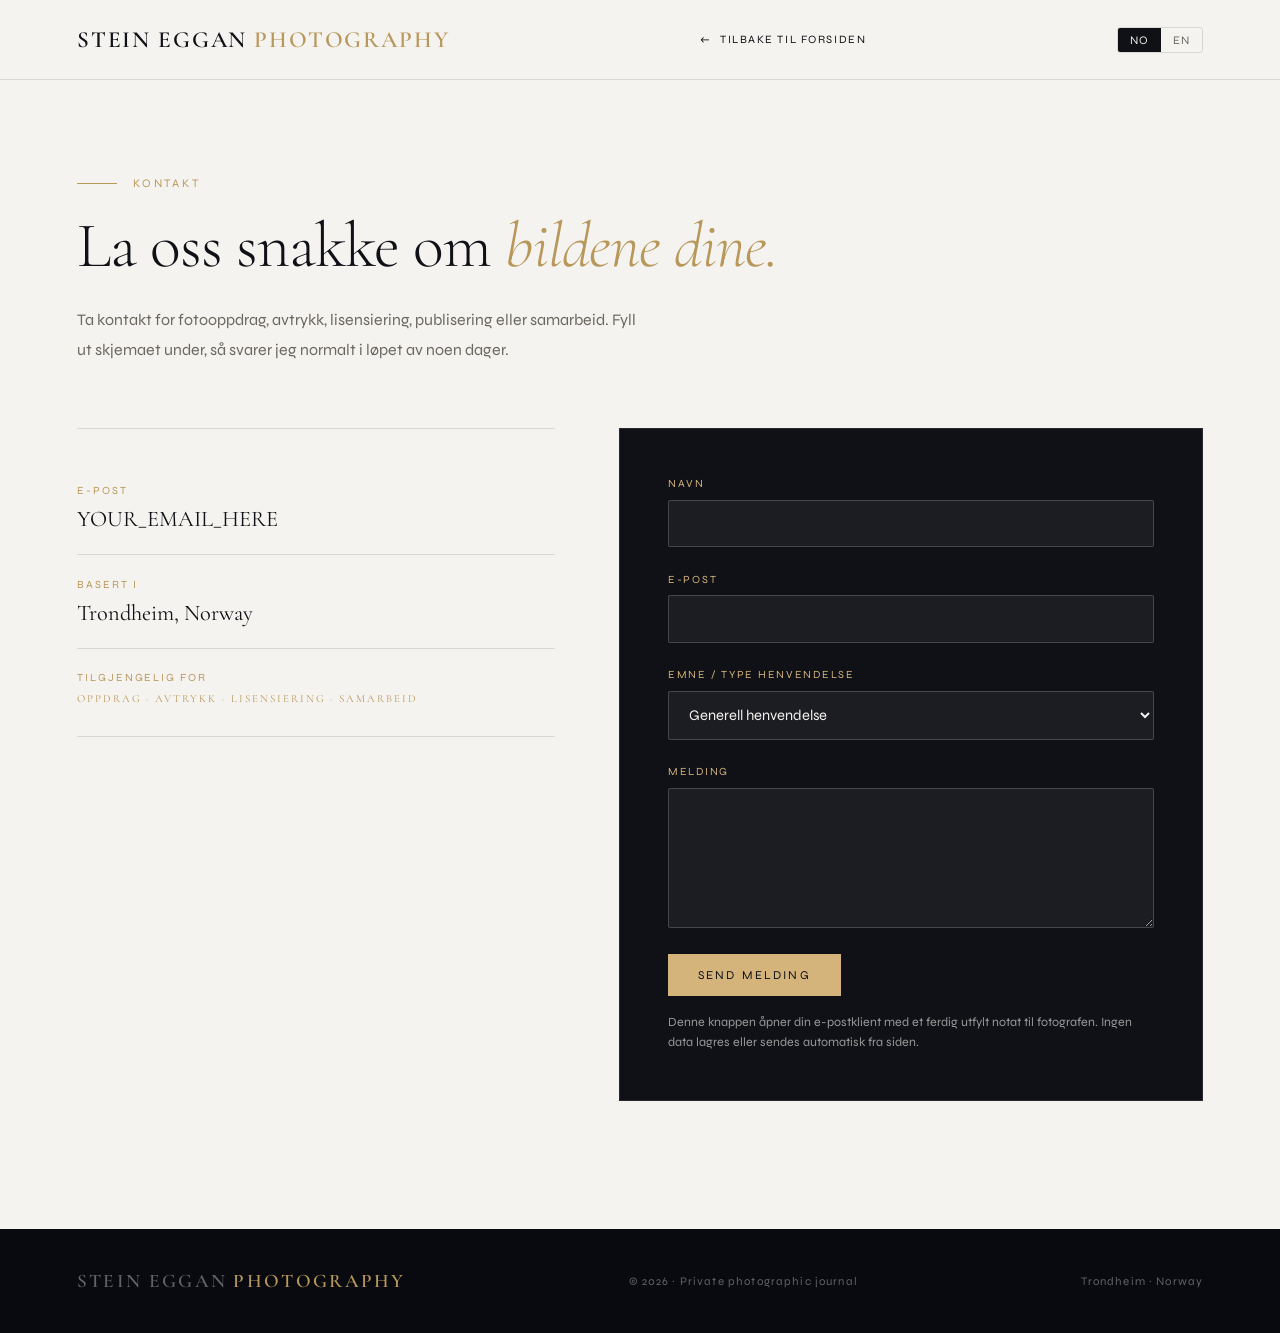
<file: contact.html>
<!DOCTYPE html>
<html lang="no">
<head>
  <meta charset="UTF-8" />
  <meta name="viewport" content="width=device-width, initial-scale=1.0" />
  <title>Kontakt · Stein Eggan Photography</title>
  <meta name="description" content="Contact Stein Eggan Photography for assignments, prints, licensing or collaborations." />
  <link rel="preconnect" href="https://fonts.googleapis.com">
  <link rel="preconnect" href="https://fonts.gstatic.com" crossorigin>
  <link href="https://fonts.googleapis.com/css2?family=Cormorant+Garamond:ital,wght@0,300;0,400;0,600;1,300;1,400&family=Syne:wght@400;500;600;700&display=swap" rel="stylesheet">
  <link rel="stylesheet" href="styles.css" />
</head>
<body>

  <nav class="nav-simple">
    <a href="index.html" class="logo">Stein Eggan <span>Photography</span></a>
    <a href="index.html" class="nav-back">
      <span>←</span>
      <span data-lang="no">Tilbake til forsiden</span><span data-lang="en">Back to home</span>
    </a>
    <div class="lang-toggle">
      <button class="lang-btn active" type="button">NO</button>
      <button class="lang-btn" type="button">EN</button>
    </div>
  </nav>

  <section class="contact-hero">
    <div class="section-tag"><span data-lang="no">Kontakt</span><span data-lang="en">Contact</span></div>
    <h1>
      <span data-lang="no">La oss snakke om <em>bildene dine.</em></span>
      <span data-lang="en">Let’s talk about <em>your photographs.</em></span>
    </h1>
    <p class="body-text">
      <span data-lang="no">Ta kontakt for fotooppdrag, avtrykk, lisensiering, publisering eller samarbeid. Fyll ut skjemaet under, så svarer jeg normalt i løpet av noen dager.</span>
      <span data-lang="en">Reach out for photo assignments, prints, licensing, publishing or collaborations. Fill in the form below and I will usually reply within a few days.</span>
    </p>
  </section>

  <section class="contact-layout">
    <div class="contact-info fade-up">
      <div class="contact-info-row">
        <span data-lang="no">E-post</span><span data-lang="en">Email</span>
        <p id="contactEmailDisplay">post@example.com</p>
      </div>
      <div class="contact-info-row">
        <span data-lang="no">Basert i</span><span data-lang="en">Based in</span>
        <strong>Trondheim, Norway</strong>
      </div>
      <div class="contact-info-row">
        <span data-lang="no">Tilgjengelig for</span><span data-lang="en">Available for</span>
        <p>
          <span data-lang="no">Oppdrag · Avtrykk · Lisensiering · Samarbeid</span>
          <span data-lang="en">Assignments · Prints · Licensing · Collaborations</span>
        </p>
      </div>
    </div>

    <form class="contact-form fade-up" id="contactForm">
      <div class="form-group">
        <label for="contactName"><span data-lang="no">Navn</span><span data-lang="en">Name</span></label>
        <input type="text" id="contactName" name="name" required>
      </div>

      <div class="form-group">
        <label for="contactEmail"><span data-lang="no">E-post</span><span data-lang="en">Email</span></label>
        <input type="email" id="contactEmail" name="email" required>
      </div>

      <div class="form-group">
        <label for="contactSubject"><span data-lang="no">Emne / Type henvendelse</span><span data-lang="en">Subject / Type of inquiry</span></label>
        <select id="contactSubject" name="subject"></select>
      </div>

      <div class="form-group">
        <label for="contactMessage"><span data-lang="no">Melding</span><span data-lang="en">Message</span></label>
        <textarea id="contactMessage" name="message" required></textarea>
      </div>

      <button type="submit" class="form-submit">
        <span data-lang="no">Send melding</span><span data-lang="en">Send message</span>
      </button>

      <p class="form-note">
        <span data-lang="no">Denne knappen åpner din e-postklient med et ferdig utfylt notat til fotografen. Ingen data lagres eller sendes automatisk fra siden.</span>
        <span data-lang="en">This button opens your email client with a pre-filled note to the photographer. No data is stored or sent automatically from this site.</span>
      </p>

      <p class="form-status" id="contactStatus"></p>
    </form>
  </section>

  <footer>
    <div class="footer-logo">Stein Eggan <span>Photography</span></div>
    <span>© 2026 · Private photographic journal</span>
    <span>Trondheim · Norway</span>
  </footer>

  <script src="script.js"></script>
  <script>
    /* ------------------------------------------------------------------
     * Kontaktside — konfigurasjon
     *
     * TODO: Bytt ut CONTACT_EMAIL med den faktiske e-postadressen som
     * skal motta henvendelser. Adressen brukes både i info-boksen og
     * som mottaker i mailto-lenken skjemaet genererer.
     * ------------------------------------------------------------------ */
    var CONTACT_EMAIL = "YOUR_EMAIL_HERE";

    /*
     * TODO (fremtidig oppgradering — ekte e-postsending):
     * Denne siden er statisk (GitHub + Vercel) og har ingen backend.
     * Første versjon bruker derfor en mailto-lenke som åpner brukerens
     * e-postklient med ferdig utfylt emne og melding. Dette er en
     * ærlig og fungerende løsning, men krever at brukeren har en
     * e-postklient koblet til nettleseren.
     *
     * For å sende skjemaet direkte fra siden uten mailto, koble til en
     * av disse løsningene senere:
     *   1. Formspree:   <form action="https://formspree.io/f/DITT_SKJEMA_ID" method="POST">
     *   2. Netlify Forms: legg til data-netlify="true" på <form> (krever hosting på Netlify)
     *   3. Vercel Serverless Function: opprett /api/contact.js som tar imot
     *      POST-forespørsler og sender e-post via f.eks. Resend eller SendGrid,
     *      og endre denne scriptblokken til å gjøre fetch('/api/contact', ...)
     *      i stedet for å bygge en mailto-lenke.
     */

    var subjectOptions = {
      no: [
        'Generell henvendelse',
        'Fotooppdrag',
        'Avtrykk / print',
        'Lisensiering',
        'Samarbeid',
        'Annet'
      ],
      en: [
        'General inquiry',
        'Photo assignment',
        'Print request',
        'Licensing',
        'Collaboration',
        'Other'
      ]
    };

    function renderSubjectOptions(lang) {
      var select = document.getElementById('contactSubject');
      if (!select) return;

      var previousIndex = select.selectedIndex >= 0 ? select.selectedIndex : 0;
      var options = subjectOptions[lang] || subjectOptions.no;

      select.innerHTML = '';

      options.forEach(function(label) {
        var option = document.createElement('option');
        option.textContent = label;
        select.appendChild(option);
      });

      if (previousIndex >= 0 && previousIndex < select.options.length) {
        select.selectedIndex = previousIndex;
      }
    }

    function setContactLang(lang) {
      setLang(lang);
      renderSubjectOptions(lang);
    }

    document.addEventListener('DOMContentLoaded', function() {
      var emailDisplay = document.getElementById('contactEmailDisplay');
      if (emailDisplay) {
        emailDisplay.textContent = CONTACT_EMAIL;
      }

      renderSubjectOptions('no');

      var langButtons = document.querySelectorAll('.lang-btn');
      langButtons.forEach(function(button, index) {
        button.addEventListener('click', function() {
          setContactLang(index === 0 ? 'no' : 'en');
        });
      });

      var form = document.getElementById('contactForm');
      var status = document.getElementById('contactStatus');

      if (form) {
        form.addEventListener('submit', function(event) {
          event.preventDefault();

          var name = document.getElementById('contactName').value.trim();
          var email = document.getElementById('contactEmail').value.trim();
          var subjectSelect = document.getElementById('contactSubject');
          var subject = subjectSelect.options[subjectSelect.selectedIndex] ? subjectSelect.options[subjectSelect.selectedIndex].textContent : '';
          var message = document.getElementById('contactMessage').value.trim();

          if (!CONTACT_EMAIL || CONTACT_EMAIL === 'YOUR_EMAIL_HERE') {
            if (status) {
              status.textContent = document.body.classList.contains('en')
                ? 'The contact email has not been configured yet. Please set CONTACT_EMAIL in contact.html.'
                : 'Kontakt-e-posten er ikke konfigurert ennå. Sett CONTACT_EMAIL i contact.html.';
              status.classList.add('visible');
            }
            return;
          }

          var body = 'Navn / Name: ' + name + '\n' +
                      'E-post / Email: ' + email + '\n\n' +
                      message;

          var mailtoUrl = 'mailto:' + encodeURIComponent(CONTACT_EMAIL) +
                           '?subject=' + encodeURIComponent(subject) +
                           '&body=' + encodeURIComponent(body);

          window.location.href = mailtoUrl;

          if (status) {
            status.textContent = document.body.classList.contains('en')
              ? 'Your email client should now open with the message ready to send.'
              : 'E-postklienten din skal nå åpne seg med meldingen klar til å sendes.';
            status.classList.add('visible');
          }
        });
      }
    });
  </script>
</body>
</html>
</file>
<file: styles.css>
:root{--ink:#0f1117;--paper:#f5f3ef;--cream:#ede9e2;--gold:#b8975a;--gold-light:#d4b47a;--mid:#6b6860;--line:rgba(15,17,23,.12);--nav-h:80px}*,*::before,*::after{box-sizing:border-box;margin:0;padding:0}html{scroll-behavior:smooth}body{font-family:'Syne',sans-serif;background:var(--paper);color:var(--ink);overflow-x:hidden}a{text-decoration:none;color:inherit}img{display:block;max-width:100%}nav{position:fixed;top:0;left:0;right:0;height:var(--nav-h);display:flex;align-items:center;padding:0 6vw;justify-content:space-between;z-index:100;transition:background .4s,border-bottom .4s;border-bottom:1px solid transparent}nav.scrolled{background:rgba(245,243,239,.96);backdrop-filter:blur(12px);border-bottom:1px solid var(--line)}.logo{font-family:'Cormorant Garamond',serif;font-size:1.45rem;font-weight:600;letter-spacing:.08em;text-transform:uppercase}.logo span{color:var(--gold)}.nav-links{display:flex;align-items:center;gap:1.6rem;list-style:none}.nav-links a{font-size:.68rem;letter-spacing:.14em;text-transform:uppercase;position:relative;padding-bottom:3px}.nav-links a::after{content:'';position:absolute;bottom:0;left:0;right:100%;height:1px;background:var(--gold);transition:right .3s}.nav-links a:hover::after{right:0}.lang-toggle,.mobile-lang{display:flex;border:1px solid var(--line);border-radius:3px;overflow:hidden}.lang-btn,.mobile-lang button{padding:5px 12px;font-size:.72rem;letter-spacing:.1em;text-transform:uppercase;border:0;background:transparent;cursor:pointer;font-family:'Syne',sans-serif;color:var(--mid)}.lang-btn.active,.mobile-lang button.active{background:var(--ink);color:var(--paper)}.hamburger{display:none;flex-direction:column;justify-content:center;gap:5px;width:36px;height:36px;cursor:pointer;background:none;border:0;padding:4px;z-index:200}.hamburger span{display:block;height:1.5px;background:var(--ink);transition:transform .35s,opacity .25s}.hamburger span:nth-child(2){width:70%;margin-left:auto}.hamburger.open span:nth-child(1){transform:translateY(6.5px) rotate(45deg)}.hamburger.open span:nth-child(2){opacity:0}.hamburger.open span:nth-child(3){transform:translateY(-6.5px) rotate(-45deg)}.mobile-drawer{display:none;position:fixed;inset:0;background:var(--paper);z-index:150;flex-direction:column;justify-content:center;align-items:center;opacity:0;pointer-events:none;transition:opacity .35s}.mobile-drawer.open{opacity:1;pointer-events:all}.mobile-drawer a{font-family:'Cormorant Garamond',serif;font-size:2.25rem;font-weight:300;padding:.65rem 2rem;border-bottom:1px solid var(--line);width:80%;text-align:center}.mobile-drawer a:hover{color:var(--gold)}.mobile-lang{margin-top:2rem}.hero-photo{min-height:100vh;position:relative;overflow:hidden;display:flex;align-items:flex-end}.hero-img{position:absolute;inset:0;width:100%;height:100%;object-fit:cover;filter:grayscale(15%) contrast(1.05)}.hero-shade{position:absolute;inset:0;background:linear-gradient(90deg,rgba(245,243,239,.92) 0%,rgba(245,243,239,.66) 39%,rgba(15,17,23,.10) 100%)}.hero-content{position:relative;z-index:2;padding:0 6vw 10vh;max-width:760px}.hero-eyebrow,.section-tag{font-size:.72rem;letter-spacing:.25em;text-transform:uppercase;color:var(--gold);margin-bottom:1.4rem;display:flex;align-items:center;gap:1rem}.hero-eyebrow::before,.section-tag::before{content:'';display:block;width:40px;height:1px;background:var(--gold)}h1,h2,h3{font-family:'Cormorant Garamond',serif}h1{font-size:clamp(3.4rem,7vw,7.6rem);font-weight:300;line-height:.96;letter-spacing:-.015em;margin-bottom:2rem}h1 em,h2 em{font-style:italic;color:var(--gold)}.hero-sub{font-size:1rem;line-height:1.85;color:var(--mid);max-width:520px;margin-bottom:2.5rem}.hero-cta{display:inline-flex;align-items:center;gap:1rem;font-size:.75rem;letter-spacing:.18em;text-transform:uppercase;color:var(--ink);padding:14px 30px;border:1px solid var(--ink);position:relative;overflow:hidden;transition:color .35s}.hero-cta::before{content:'';position:absolute;inset:0;background:var(--ink);transform:scaleX(0);transform-origin:left;transition:transform .35s}.hero-cta:hover::before{transform:scaleX(1)}.hero-cta:hover{color:var(--paper)}.hero-cta span{position:relative;z-index:1}.hero-meta{position:absolute;right:6vw;bottom:10vh;display:flex;gap:2.4rem;z-index:3;color:var(--paper);text-shadow:0 2px 25px rgba(0,0,0,.42)}.hero-meta div{text-align:center}.hero-meta strong{font-family:'Cormorant Garamond',serif;font-size:2.8rem;font-weight:300;display:block;line-height:1}.hero-meta span{font-size:.62rem;letter-spacing:.18em;text-transform:uppercase;color:rgba(255,255,255,.76)}section{padding:8rem 6vw}.journal-intro{background:var(--ink);color:var(--paper);display:grid;grid-template-columns:1.1fr .9fr;gap:6vw;align-items:center}.journal-intro h2,.private-section h2{color:var(--paper)}.body-text{font-size:1rem;line-height:1.85;color:var(--mid)}.journal-intro .body-text,.private-card p{color:rgba(245,243,239,.72)}.divider{width:48px;height:1px;background:var(--gold);margin:2rem 0}.journal-panel{border:1px solid rgba(255,255,255,.14);padding:3rem;background:rgba(255,255,255,.04)}.panel-label{font-size:.68rem;letter-spacing:.24em;text-transform:uppercase;color:var(--gold);display:block;margin-bottom:1.6rem}.journal-panel li{font-family:'Cormorant Garamond',serif;font-size:2rem;line-height:1.4;list-style:none;border-bottom:1px solid rgba(255,255,255,.12);padding:.8rem 0}.featured-section{background:var(--paper)}.featured-layout{display:grid;grid-template-columns:1.2fr .8fr;gap:5vw;align-items:center}.featured-image img{width:100%;aspect-ratio:4/5;object-fit:cover;filter:grayscale(18%) contrast(1.05)}.featured-text h2{font-size:clamp(2.8rem,5vw,5rem);font-weight:300;margin:.5rem 0}.photo-count{font-size:.68rem;letter-spacing:.22em;text-transform:uppercase;color:var(--gold)}.photo-meta{font-size:.82rem;letter-spacing:.14em;text-transform:uppercase;color:var(--mid)}.photo-note{font-family:'Cormorant Garamond',serif;font-size:2rem;line-height:1.3;color:var(--ink);margin-bottom:2rem}.technical{display:flex;flex-wrap:wrap;gap:.6rem}.technical span{border:1px solid var(--line);padding:.55rem .75rem;font-size:.68rem;letter-spacing:.12em;text-transform:uppercase;color:var(--mid)}.collections-section{background:var(--cream)}.collections-head{display:grid;grid-template-columns:1fr 1fr;gap:5vw;margin-bottom:4rem;align-items:end}.collections-head h2,.archive-section h2{font-size:clamp(2.4rem,4vw,4rem);font-weight:300}.collections-head p{line-height:1.8;color:var(--mid)}.collection-grid{display:grid;grid-template-columns:repeat(3,1fr);gap:1px;background:var(--line)}.collection-card{min-height:420px;background-size:cover;background-position:center;position:relative;display:flex;align-items:flex-end;overflow:hidden}.collection-card.large{grid-column:span 2}.collection-card::before{content:'';position:absolute;inset:0;background:linear-gradient(to top,rgba(15,17,23,.78),rgba(15,17,23,.06));transition:opacity .35s}.collection-card:hover::before{opacity:.9}.collection-card div{position:relative;z-index:1;padding:2rem;color:white}.collection-card span{font-size:.68rem;letter-spacing:.22em;text-transform:uppercase;color:var(--gold-light)}.collection-card h3{font-size:2.2rem;font-weight:300;margin:.4rem 0}.collection-card p{font-size:.82rem;letter-spacing:.12em;text-transform:uppercase;color:rgba(255,255,255,.74)}.expeditions-section{background:var(--paper);display:grid;grid-template-columns:.8fr 1.4fr;gap:5vw;align-items:center}.map-layout{display:grid;grid-template-columns:1.4fr .8fr;gap:1.5rem}.map-visual{height:520px;background:radial-gradient(circle at 25% 30%,rgba(184,151,90,.16),transparent 20%),radial-gradient(circle at 67% 52%,rgba(15,17,23,.23),transparent 24%),linear-gradient(135deg,var(--ink),#2d2d2e);position:relative;overflow:hidden;color:var(--paper)}.pin{position:absolute;color:var(--gold-light);font-size:4rem;line-height:1}.pin-1{left:18%;top:26%}.pin-2{left:46%;top:56%}.pin-3{left:68%;top:35%}.pin-4{left:76%;top:64%}.map-caption{position:absolute;left:2rem;bottom:2rem;font-family:'Cormorant Garamond',serif;font-size:2.2rem}.location-list{display:flex;flex-direction:column;gap:1px;background:var(--line)}.location{background:var(--paper);padding:1.5rem}.location strong{font-family:'Cormorant Garamond',serif;font-size:1.65rem;font-weight:400;display:block}.location span{font-size:.78rem;letter-spacing:.12em;text-transform:uppercase;color:var(--mid)}.story-section{background:var(--ink);color:var(--paper)}.story-entry{display:grid;grid-template-columns:1.2fr .8fr;gap:5vw;align-items:center}.story-entry img{width:100%;aspect-ratio:16/10;object-fit:cover;filter:grayscale(20%)}.story-entry h2{font-size:clamp(2.4rem,4vw,4rem);font-weight:300;color:var(--paper)}.story-entry .body-text{color:rgba(245,243,239,.72)}.archive-section{background:var(--cream)}.archive-grid{display:grid;grid-template-columns:repeat(3,1fr);gap:1px;background:var(--line);margin-top:3rem}.archive-grid a{background:var(--cream);padding:3rem 2rem;transition:background .3s}.archive-grid a:hover{background:#fff}.archive-grid strong{font-family:'Cormorant Garamond',serif;font-size:4rem;font-weight:300;display:block;color:var(--gold)}.archive-grid span{font-size:.78rem;letter-spacing:.12em;text-transform:uppercase;color:var(--mid)}.private-section{background:var(--ink);color:var(--paper);display:flex;justify-content:center}.private-card{max-width:780px;text-align:center;border:1px solid rgba(255,255,255,.14);padding:4rem;background:rgba(255,255,255,.04)}.private-card .section-tag{justify-content:center}.private-card .section-tag::before{display:none}.private-card p{line-height:1.85;margin:1rem 0 2rem}.private-card .hero-cta{color:var(--paper);border-color:rgba(255,255,255,.5)}.private-card .hero-cta::before{background:var(--paper)}.private-card .hero-cta:hover{color:var(--ink)}.about-section{background:var(--paper);display:grid;grid-template-columns:.9fr 1.1fr;gap:6vw;align-items:center}.about-image img{width:100%;aspect-ratio:4/5;object-fit:cover;filter:grayscale(20%)}.about-copy h2{font-size:clamp(2.2rem,4vw,4rem);font-weight:300}.signature{font-family:'Cormorant Garamond',serif;font-size:1.6rem;color:var(--gold);margin-top:2rem}footer{background:#080a0f;color:rgba(245,243,239,.38);padding:2.5rem 6vw;display:flex;justify-content:space-between;align-items:center;font-size:.72rem;letter-spacing:.1em}.footer-logo{font-family:'Cormorant Garamond',serif;font-size:1.2rem;font-weight:600;letter-spacing:.12em;text-transform:uppercase}.footer-logo span{color:var(--gold)}@keyframes fadeUp{from{opacity:0;transform:translateY(30px)}to{opacity:1;transform:translateY(0)}}.fade-up{opacity:1}.fade-up.visible{animation:fadeUp .75s ease forwards}[data-lang="en"]{display:none}body.en [data-lang="no"]{display:none}body.en [data-lang="en"]{display:contents}span[data-lang="en"],span[data-lang="no"]{display:inline}body.en span[data-lang="no"]{display:none}body.en span[data-lang="en"]{display:inline}body:not(.en) span[data-lang="en"]{display:none}@media(max-width:980px){:root{--nav-h:68px}.nav-links,.lang-toggle{display:none}.hamburger{display:flex}.mobile-drawer{display:flex}.logo{font-size:1.25rem}.hero-photo{min-height:100vh}.hero-shade{background:linear-gradient(160deg,rgba(245,243,239,.94),rgba(245,243,239,.72))}.hero-content{padding-bottom:7vh}h1{font-size:clamp(3rem,13vw,4.8rem)}.hero-meta{display:none}section{padding:5rem 6vw}.journal-intro,.featured-layout,.collections-head,.expeditions-section,.map-layout,.story-entry,.about-section{grid-template-columns:1fr}.collection-grid{grid-template-columns:1fr}.collection-card.large{grid-column:auto}.archive-grid{grid-template-columns:1fr}.footer{flex-direction:column}.journal-panel{padding:2rem}.photo-note{font-size:1.55rem}.map-visual{height:420px}footer{flex-direction:column;gap:.6rem;text-align:center}}

/* ------------------------------------------------------------------
 * Expeditions map (Leaflet) — dark, premium theme with gold markers
 * ------------------------------------------------------------------ */
.map-visual {
  padding: 0;
}
#expeditionMap {
  height: 100%;
  width: 100%;
  background: var(--ink);
}
#expeditionMap .leaflet-tile-pane {
  filter: saturate(0.9) brightness(0.95);
}
#expeditionMap .leaflet-control-attribution {
  background: rgba(15, 17, 23, 0.75) !important;
  color: rgba(245, 243, 239, 0.55) !important;
  font-size: 0.62rem;
}
#expeditionMap .leaflet-control-attribution a {
  color: rgba(212, 180, 122, 0.85) !important;
}
#expeditionMap .leaflet-control-zoom a {
  background: rgba(15, 17, 23, 0.85) !important;
  color: var(--gold-light) !important;
  border-color: rgba(255, 255, 255, 0.16) !important;
}
.expedition-marker span {
  display: block;
  width: 14px;
  height: 14px;
  border-radius: 50%;
  background: var(--gold-light);
  box-shadow: 0 0 0 4px rgba(212, 180, 122, 0.25), 0 0 14px rgba(212, 180, 122, 0.55);
  border: 1px solid rgba(15, 17, 23, 0.6);
}
.leaflet-popup-content-wrapper {
  background: var(--ink) !important;
  color: var(--paper) !important;
  border-radius: 2px !important;
  box-shadow: 0 10px 30px rgba(0, 0, 0, 0.45) !important;
}
.leaflet-popup-tip {
  background: var(--ink) !important;
}
.expedition-popup {
  font-family: 'Syne', sans-serif;
  display: flex;
  flex-direction: column;
  gap: 0.3rem;
  min-width: 160px;
}
.expedition-popup strong {
  font-family: 'Cormorant Garamond', serif;
  font-size: 1.3rem;
  font-weight: 500;
  color: var(--paper);
}
.expedition-popup-region {
  font-size: 0.7rem;
  letter-spacing: 0.1em;
  text-transform: uppercase;
  color: var(--gold-light);
}
.expedition-popup-series {
  font-size: 0.78rem;
  color: rgba(245, 243, 239, 0.65);
}
.expedition-popup a {
  margin-top: 0.4rem;
  font-size: 0.68rem;
  letter-spacing: 0.12em;
  text-transform: uppercase;
  color: var(--gold-light);
  border-bottom: 1px solid rgba(212, 180, 122, 0.5);
  align-self: flex-start;
  padding-bottom: 2px;
}
.location {
  transition: background 0.25s;
}
.location[data-gallery] {
  cursor: pointer;
}
.location[data-gallery]:hover {
  background: var(--cream);
}

/* ------------------------------------------------------------------
 * Contact page (contact.html) — shares identity with the main site
 * ------------------------------------------------------------------ */
.nav-simple {
  position: fixed;
  top: 0;
  left: 0;
  right: 0;
  height: var(--nav-h);
  display: flex;
  align-items: center;
  justify-content: space-between;
  padding: 0 6vw;
  z-index: 100;
  background: rgba(245, 243, 239, 0.96);
  backdrop-filter: blur(12px);
  border-bottom: 1px solid var(--line);
}
.nav-back {
  font-size: 0.7rem;
  letter-spacing: 0.14em;
  text-transform: uppercase;
  display: inline-flex;
  align-items: center;
  gap: 0.6rem;
  color: var(--ink);
}
.nav-back:hover {
  color: var(--gold);
}
.contact-hero {
  padding-top: calc(var(--nav-h) + 6rem);
  padding-bottom: 4rem;
  background: var(--paper);
}
.contact-hero .section-tag {
  justify-content: flex-start;
}
.contact-hero h1 {
  font-family: 'Cormorant Garamond', serif;
  font-size: clamp(2.6rem, 5vw, 4.6rem);
  font-weight: 300;
  line-height: 1.05;
  margin: 1rem 0 1.6rem;
  max-width: 760px;
}
.contact-hero h1 em {
  font-style: italic;
  color: var(--gold);
}
.contact-hero .body-text {
  max-width: 560px;
}
.contact-layout {
  background: var(--paper);
  padding: 0 6vw 8rem;
  display: grid;
  grid-template-columns: 0.9fr 1.1fr;
  gap: 5vw;
  align-items: start;
}
.contact-info {
  border-top: 1px solid var(--line);
  padding-top: 2rem;
}
.contact-info-row {
  padding: 1.4rem 0;
  border-bottom: 1px solid var(--line);
}
.contact-info-row span {
  display: block;
  font-size: 0.68rem;
  letter-spacing: 0.18em;
  text-transform: uppercase;
  color: var(--gold);
  margin-bottom: 0.5rem;
}
.contact-info-row strong,
.contact-info-row p {
  font-family: 'Cormorant Garamond', serif;
  font-size: 1.4rem;
  font-weight: 400;
  color: var(--ink);
}
.contact-form {
  background: var(--ink);
  color: var(--paper);
  padding: 3rem;
  border: 1px solid rgba(255, 255, 255, 0.1);
}
.form-group {
  margin-bottom: 1.6rem;
  display: flex;
  flex-direction: column;
  gap: 0.6rem;
}
.form-group label {
  font-size: 0.68rem;
  letter-spacing: 0.16em;
  text-transform: uppercase;
  color: var(--gold-light);
}
.form-group input,
.form-group select,
.form-group textarea {
  background: rgba(255, 255, 255, 0.05);
  border: 1px solid rgba(255, 255, 255, 0.18);
  color: var(--paper);
  padding: 0.85rem 1rem;
  font-family: 'Syne', sans-serif;
  font-size: 0.92rem;
  border-radius: 2px;
}
.form-group input:focus,
.form-group select:focus,
.form-group textarea:focus {
  outline: none;
  border-color: var(--gold-light);
}
.form-group textarea {
  min-height: 140px;
  resize: vertical;
}
.form-submit {
  display: inline-flex;
  align-items: center;
  gap: 1rem;
  font-size: 0.75rem;
  letter-spacing: 0.18em;
  text-transform: uppercase;
  color: var(--ink);
  background: var(--gold-light);
  padding: 14px 30px;
  border: 0;
  cursor: pointer;
  transition: background 0.3s;
  font-family: 'Syne', sans-serif;
}
.form-submit:hover {
  background: var(--gold);
}
.form-note {
  margin-top: 1rem;
  font-size: 0.78rem;
  line-height: 1.6;
  color: rgba(245, 243, 239, 0.6);
}
.form-status {
  margin-top: 1rem;
  font-size: 0.82rem;
  color: var(--gold-light);
  display: none;
}
.form-status.visible {
  display: block;
}
@media (max-width: 980px) {
  .contact-layout {
    grid-template-columns: 1fr;
  }
  .contact-form {
    padding: 2rem;
  }
  .nav-simple .lang-toggle {
    display: flex;
  }
}
</file>
